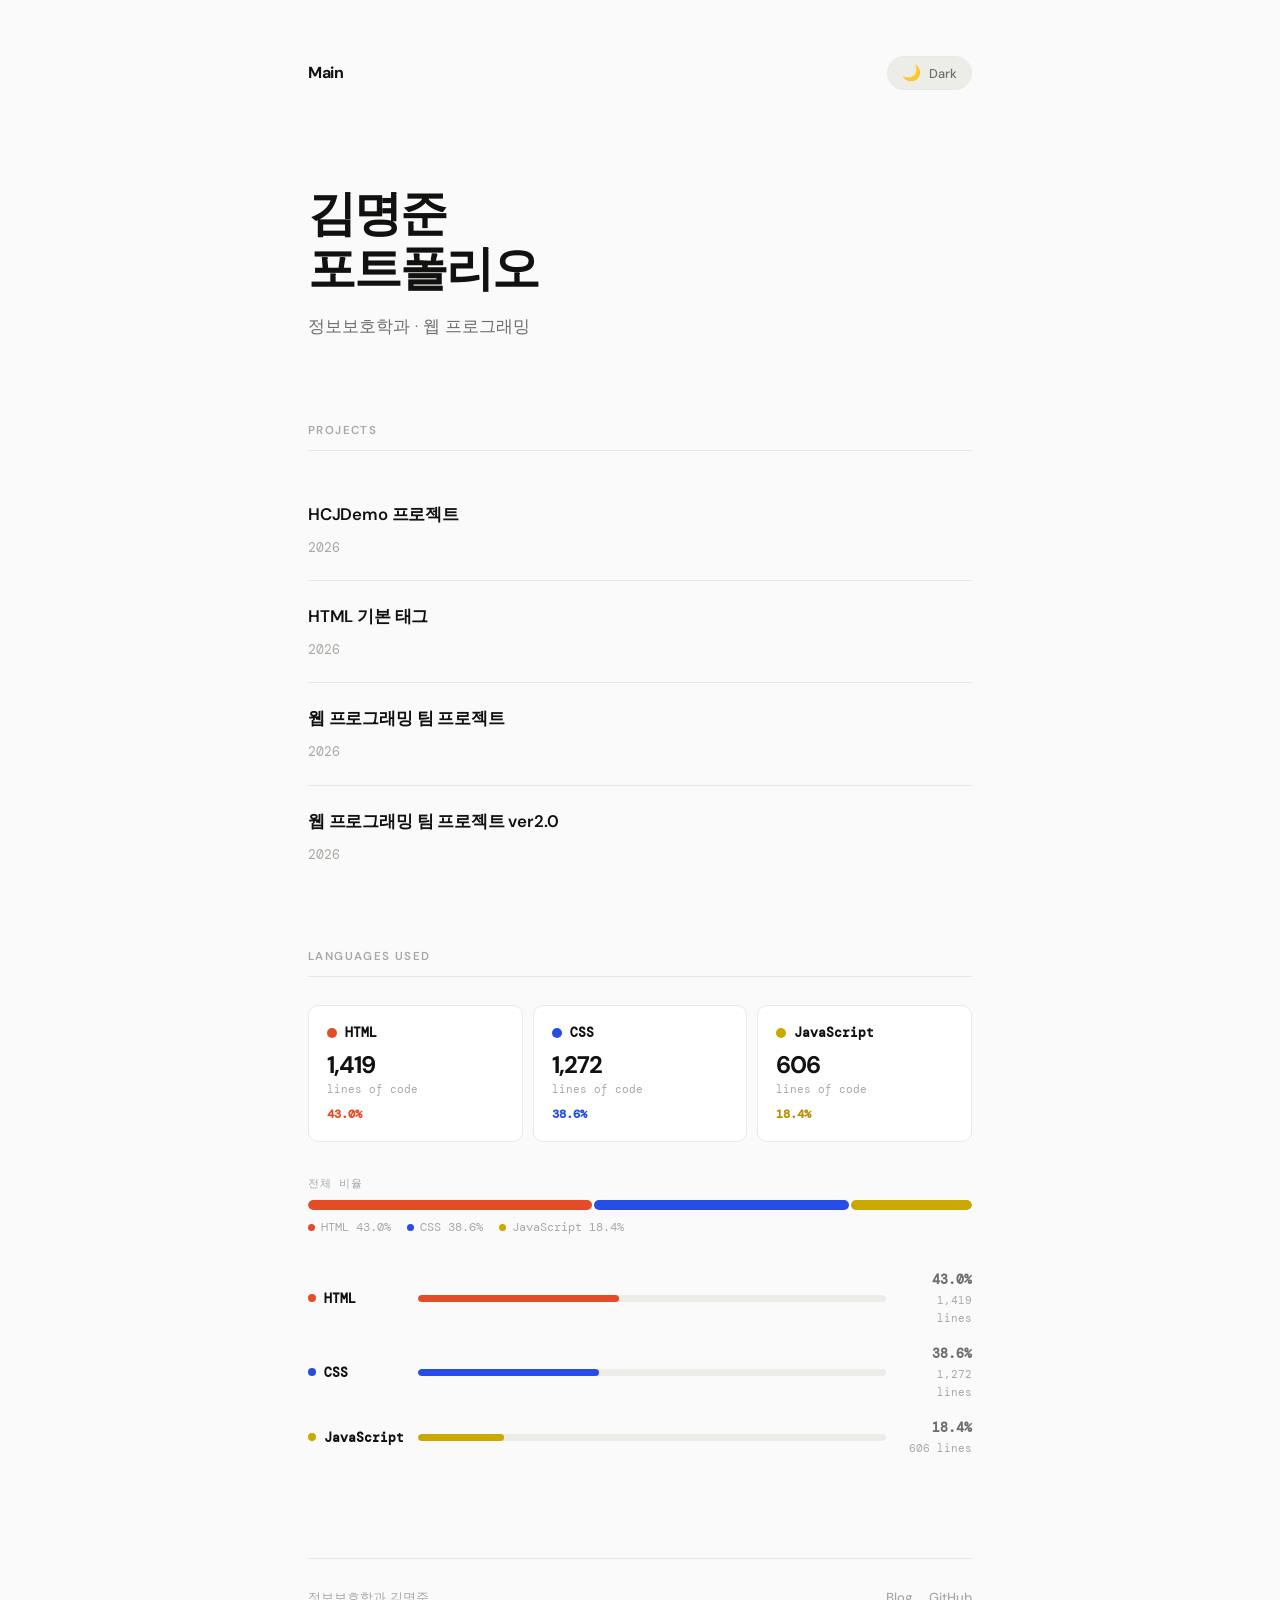
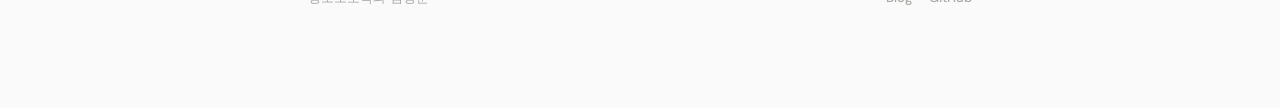
<file: index.html>
<!doctype html>
<html lang="ko" data-theme="light">
<head>
  <meta charset="UTF-8" />
  <meta name="viewport" content="width=device-width, initial-scale=1.0" />
  <title>포트폴리오 — 김명준</title>
  <link rel="stylesheet" href="index.css" />
  <link rel="stylesheet" href="lang.css" />
  <script src="theme.js"></script>
</head>
<body>
  <div class="container">

    <header class="header">
      <div class="logo">
        <a href="index.html">Main</a>
      </div>
      <button class="theme-toggle" id="theme-toggle" aria-label="테마 전환">
        <span class="icon">🌙</span>
        <span class="label">Dark</span>
      </button>
    </header>

    <main class="portpolio">
      <h1>김명준<br>포트폴리오</h1>
      <p class="subtitle">정보보호학과 · 웹 프로그래밍</p>
    </main>

    <section class="projects">
      <h2 class="section-title">Projects</h2>

      <div class="project-item">
        <h3><a href="hcjdemo.html">HCJDemo 프로젝트</a></h3>
        <span class="year">2026</span>
      </div>

      <div class="project-item">
        <h3><a href="tag.html">HTML 기본 태그</a></h3>
        <span class="year">2026</span>
      </div>

      <div class="project-item">
        <h3><a href="project.html">웹 프로그래밍 팀 프로젝트</a></h3>
        <span class="year">2026</span>
      </div>

      <div class="project-item">
        <h3><a href="project_v2.html">웹 프로그래밍 팀 프로젝트 ver2.0</a></h3>
        <span class="year">2026</span>
      </div>

    </section>

    <!-- ══════════════════════════════
         언어 사용 통계
    ══════════════════════════════ -->
    <section class="lang-section">
      <h2 class="section-title">Languages Used</h2>

      <!-- 요약 카드 -->
      <div class="lang-summary" id="langSummary"></div>

      <!-- 통합 비율 바 -->
      <div class="overview-label">전체 비율</div>
      <div class="lang-overview" id="langOverview"></div>
      <div class="overview-legend" id="overviewLegend"></div>

      <!-- 언어별 바 차트 -->
      <div class="lang-bars" id="langBars"></div>
    </section>

    <footer class="footer">
      <p>정보보호학과 김명준</p>
      <div class="social-links">
        <a href="https://blog75369.tistory.com/" target="_blank">Blog</a>
        <a href="https://github.com/k35864316-spec" target="_blank">GitHub</a>
      </div>
    </footer>

  </div>

  <script src="lang.js"></script>
</body>
</html>
</file>
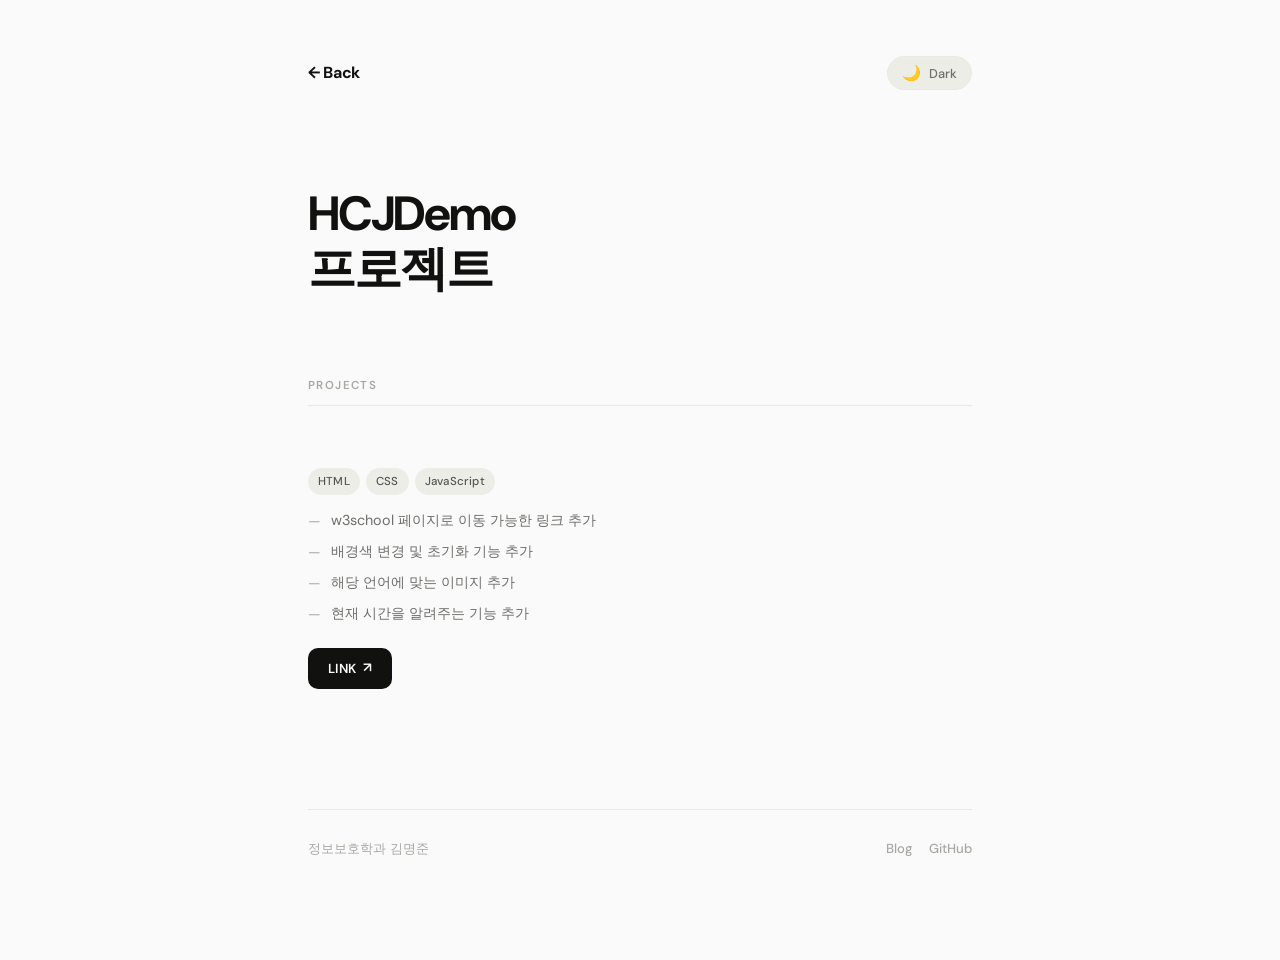
<file: hcjdemo.html>
<!doctype html>
<html lang="ko" data-theme="light">
<head>
  <meta charset="UTF-8" />
  <meta name="viewport" content="width=device-width, initial-scale=1.0" />
  <title>HCJDemo — 김명준</title>
  <link rel="stylesheet" href="index.css" />
  <link rel="stylesheet" href="link.css" />
  <script src="theme.js"></script>
</head>
<body>
  <div class="container">

    <header class="header">
      <div class="logo">
        <a href="index.html">← Back</a>
      </div>
      <button class="theme-toggle" id="theme-toggle" aria-label="테마 전환">
        <span class="icon">🌙</span>
        <span class="label">Dark</span>
      </button>
    </header>

    <main class="portpolio">
      <h1>HCJDemo<br>프로젝트</h1>
    </main>

    <section class="projects">
      <h2 class="section-title">Projects</h2>

      <div class="project-item project-detail">
        <div class="tags">
          <span class="tag">HTML</span>
          <span class="tag">CSS</span>
          <span class="tag">JavaScript</span>
        </div>

        <ul class="feature-list">
          <li>w3school 페이지로 이동 가능한 링크 추가</li>
          <li>배경색 변경 및 초기화 기능 추가</li>
          <li>해당 언어에 맞는 이미지 추가</li>
          <li>현재 시간을 알려주는 기능 추가</li>
        </ul>

        <div class="button-group">
          <a href="https://hcjdemo-five.vercel.app/" target="_blank" class="btn-link">LINK</a>
        </div>
      </div>
    </section>

    <footer class="footer">
      <p>정보보호학과 김명준</p>
      <div class="social-links">
        <a href="https://blog75369.tistory.com/" target="_blank">Blog</a>
        <a href="https://github.com/k35864316-spec" target="_blank">GitHub</a>
      </div>
    </footer>

  </div>
</body>
</html>
</file>
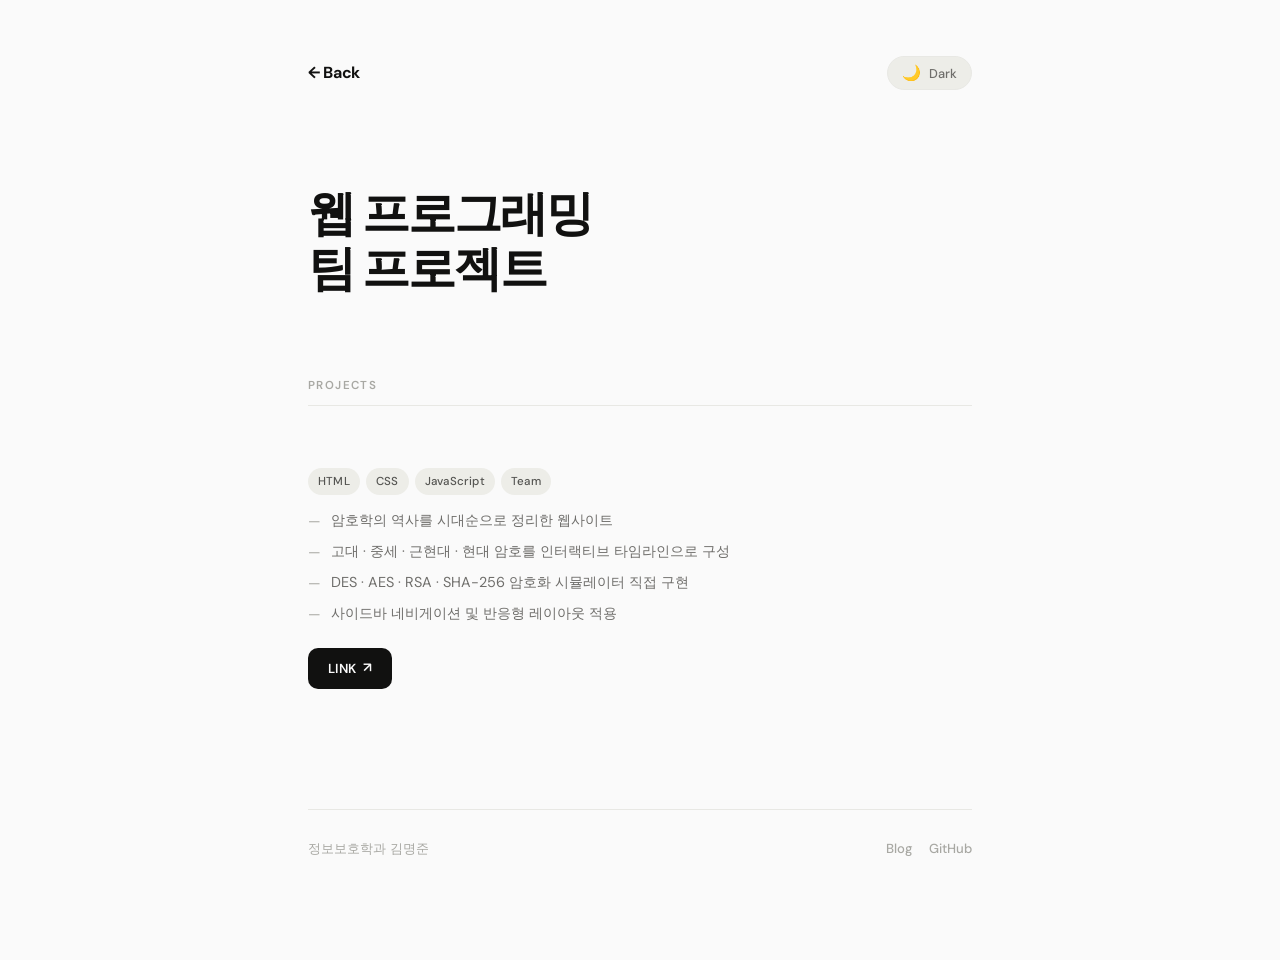
<file: project.html>
<!doctype html>
<html lang="ko" data-theme="light">
<head>
  <meta charset="UTF-8" />
  <meta name="viewport" content="width=device-width, initial-scale=1.0" />
  <title>웹 프로그래밍 팀 프로젝트 — 김명준</title>
  <link rel="stylesheet" href="index.css" />
  <link rel="stylesheet" href="link.css" />
  <script src="theme.js"></script>

</head>
<body>
  <div class="container">

    <header class="header">
      <div class="logo"><a href="index.html">← Back</a></div>
      <button class="theme-toggle" id="theme-toggle" aria-label="테마 전환">
        <span class="icon">🌙</span>
        <span class="label">Dark</span>
      </button>
    </header>

    <main class="portpolio">
      <h1>웹 프로그래밍<br>팀 프로젝트</h1>
    </main>

    <section class="projects">
      <h2 class="section-title">Projects</h2>
      <div class="project-item project-detail">
        <div class="tags">
          <span class="tag">HTML</span>
          <span class="tag">CSS</span>
          <span class="tag">JavaScript</span>
          <span class="tag">Team</span>
        </div>
        <ul class="feature-list">
          <li>암호학의 역사를 시대순으로 정리한 웹사이트</li>
          <li>고대 · 중세 · 근현대 · 현대 암호를 인터랙티브 타임라인으로 구성</li>
          <li>DES · AES · RSA · SHA-256 암호화 시뮬레이터 직접 구현</li>
          <li>사이드바 네비게이션 및 반응형 레이아웃 적용</li>
        </ul>
        <div class="button-group">
          <a href="https://crypto-wp-two.vercel.app/" target="_blank" class="btn-link">LINK</a>
        </div>
      </div>
    </section>


    <footer class="footer">
      <p>정보보호학과 김명준</p>
      <div class="social-links">
        <a href="https://blog75369.tistory.com/" target="_blank">Blog</a>
        <a href="https://github.com/k35864316-spec" target="_blank">GitHub</a>
      </div>
    </footer>
  </div>

</body>
</html>
</file>
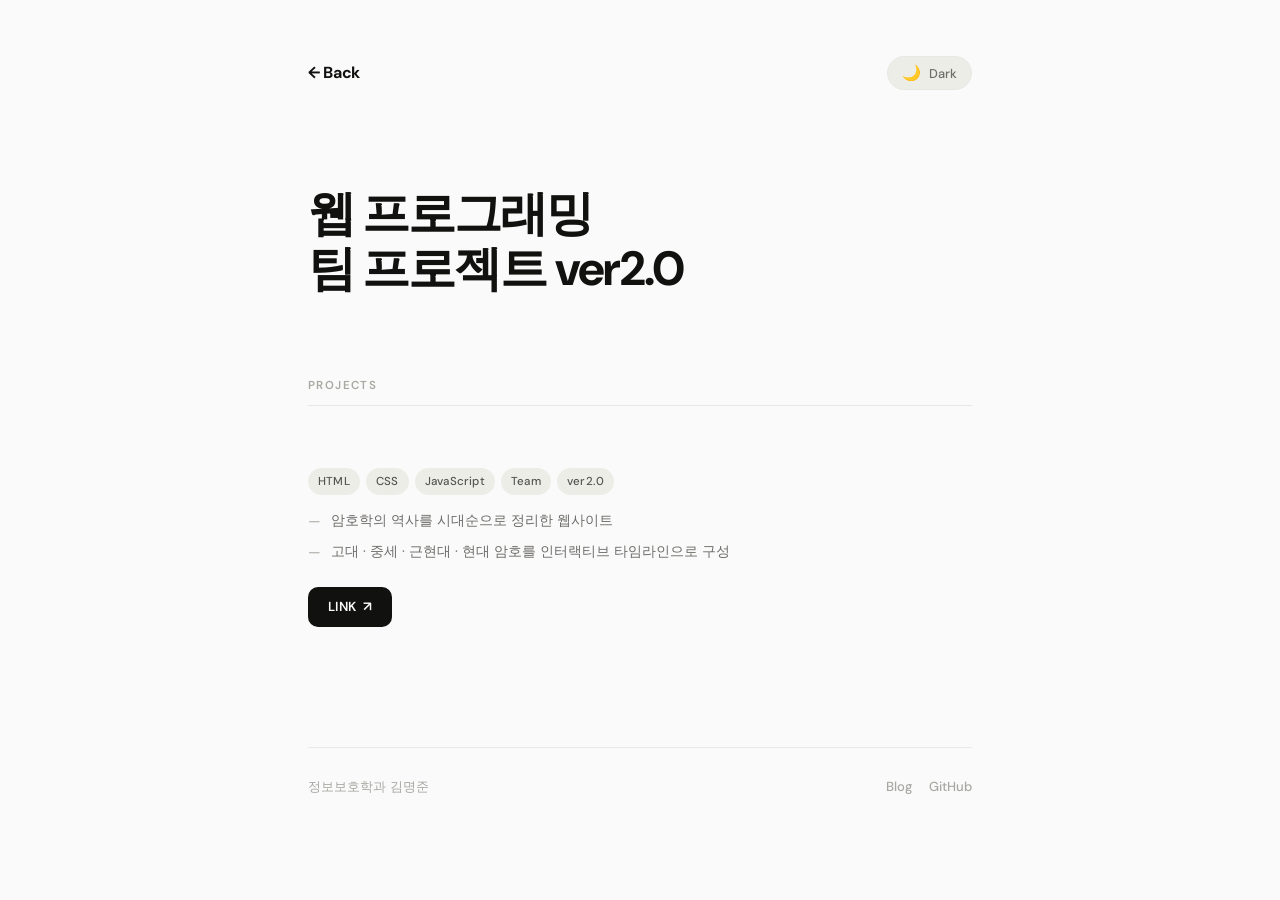
<file: project_v2.html>
<!doctype html>
<html lang="ko" data-theme="light">
  <head>
    <meta charset="UTF-8" />
    <meta name="viewport" content="width=device-width, initial-scale=1.0" />
    <title>웹 프로그래밍 팀 프로젝트 ver2.0 — 김명준</title>
    <link rel="stylesheet" href="index.css" />
    <link rel="stylesheet" href="link.css" />
    <script src="theme.js"></script>
  </head>
  <body>
    <div class="container">
      <header class="header">
        <div class="logo"><a href="index.html">← Back</a></div>
        <button class="theme-toggle" id="theme-toggle" aria-label="테마 전환">
          <span class="icon">🌙</span>
          <span class="label">Dark</span>
        </button>
      </header>

      <main class="portpolio">
        <h1>웹 프로그래밍<br />팀 프로젝트 ver2.0</h1>
      </main>

      <section class="projects">
        <h2 class="section-title">Projects</h2>

        <div class="project-item project-detail">
          <div class="tags">
            <span class="tag">HTML</span>
            <span class="tag">CSS</span>
            <span class="tag">JavaScript</span>
            <span class="tag">Team</span>
            <span class="tag">ver2.0</span>
          </div>

          <ul class="feature-list">
            <li>암호학의 역사를 시대순으로 정리한 웹사이트</li>
            <li>
              고대 · 중세 · 근현대 · 현대 암호를 인터랙티브 타임라인으로 구성
            </li>
          </ul>

          <div class="button-group">
            <a
              href="https://cryptofinal-psi.vercel.app/"
              target="_blank"
              class="btn-link"
              >LINK</a
            >
          </div>
        </div>
      </section>

      <footer class="footer">
        <p>정보보호학과 김명준</p>
        <div class="social-links">
          <a href="https://blog75369.tistory.com/" target="_blank">Blog</a>
          <a href="https://github.com/k35864316-spec" target="_blank">GitHub</a>
        </div>
      </footer>
    </div>
  </body>
</html>
</file>
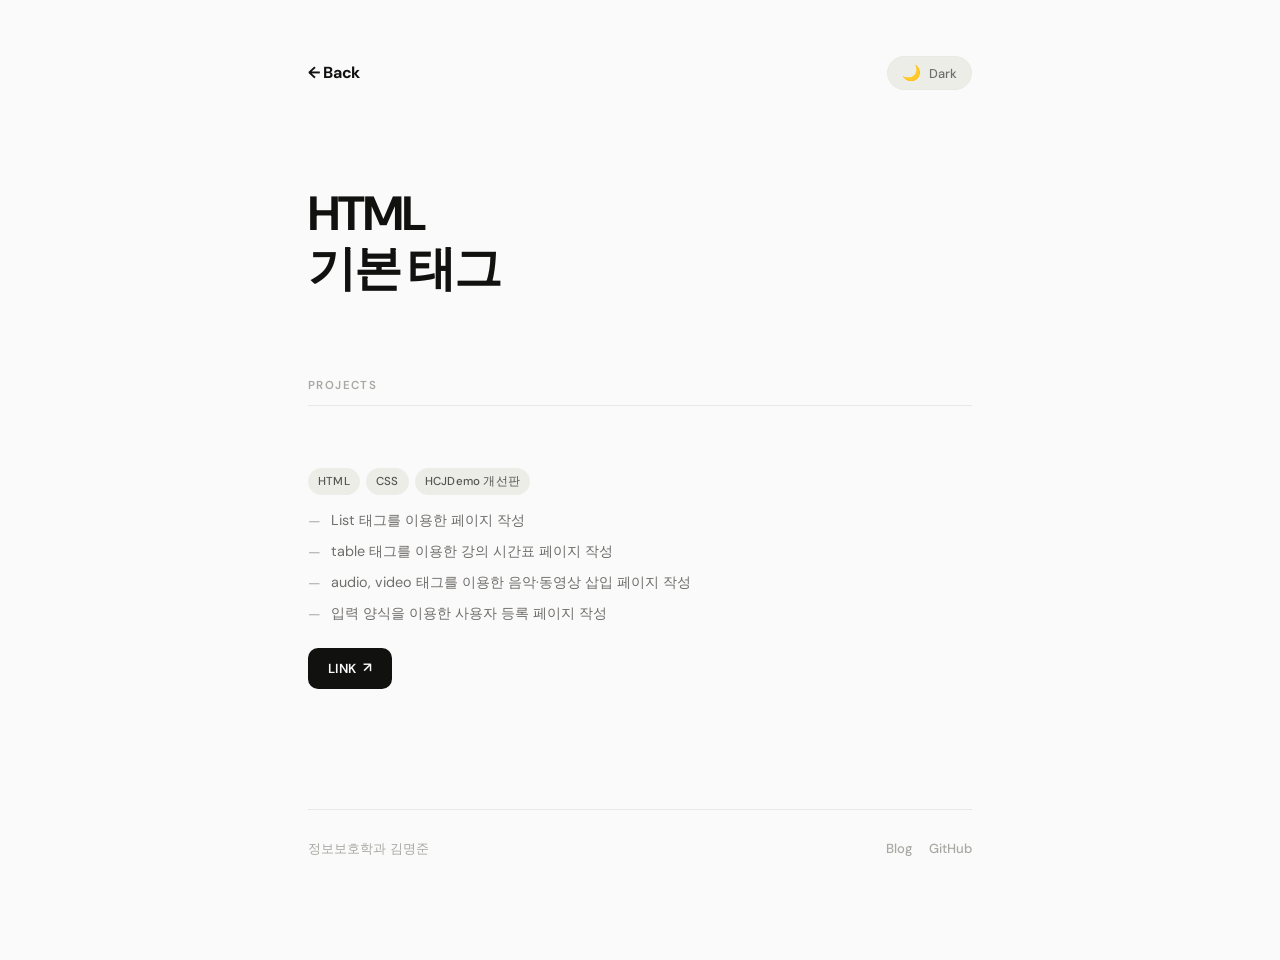
<file: tag.html>
<!doctype html>
<html lang="ko" data-theme="light">
<head>
  <meta charset="UTF-8" />
  <meta name="viewport" content="width=device-width, initial-scale=1.0" />
  <title>HTML 기본 태그 — 김명준</title>
  <link rel="stylesheet" href="index.css" />
  <link rel="stylesheet" href="link.css" />
  <script src="theme.js"></script>
</head>
<body>
  <div class="container">

    <header class="header">
      <div class="logo">
        <a href="index.html">← Back</a>
      </div>
      <button class="theme-toggle" id="theme-toggle" aria-label="테마 전환">
        <span class="icon">🌙</span>
        <span class="label">Dark</span>
      </button>
    </header>

    <main class="portpolio">
      <h1>HTML<br>기본 태그</h1>
    </main>

    <section class="projects">
      <h2 class="section-title">Projects</h2>

      <div class="project-item project-detail">
        <div class="tags">
          <span class="tag">HTML</span>
          <span class="tag">CSS</span>
          <span class="tag">HCJDemo 개선판</span>
        </div>

        <ul class="feature-list">
          <li>List 태그를 이용한 페이지 작성</li>
          <li>table 태그를 이용한 강의 시간표 페이지 작성</li>
          <li>audio, video 태그를 이용한 음악·동영상 삽입 페이지 작성</li>
          <li>입력 양식을 이용한 사용자 등록 페이지 작성</li>
        </ul>

        <div class="button-group">
          <a href="https://hcjdemo2-0-git-master-k35864316-specs-projects.vercel.app/" target="_blank" class="btn-link">LINK</a>
        </div>
      </div>
    </section>

    <footer class="footer">
      <p>정보보호학과 김명준</p>
      <div class="social-links">
        <a href="https://blog75369.tistory.com/" target="_blank">Blog</a>
        <a href="https://github.com/k35864316-spec" target="_blank">GitHub</a>
      </div>
    </footer>

  </div>
</body>
</html>
</file>
<file: index.css>
@import url('https://fonts.googleapis.com/css2?family=DM+Sans:ital,opsz,wght@0,9..40,300;0,9..40,400;0,9..40,500;0,9..40,700;1,9..40,300&family=DM+Mono:wght@400;500&display=swap');

/* ── CSS 변수 (라이트 / 다크) ── */
:root {
  --bg:          #fafafa;
  --bg-secondary:#f2f2f0;
  --surface:     #ffffff;
  --border:      #e8e8e4;
  --text:        #111110;
  --text-sub:    #6f6e6b;
  --text-muted:  #a8a8a3;
  --accent:      #111110;
  --accent-hover:#333330;
  --btn-text:    #fafafa;
  --tag-bg:      #edede8;
  --tag-text:    #555552;

  --radius: 10px;
  --transition: 0.22s ease;
}

[data-theme="dark"] {
  --bg:          #111110;
  --bg-secondary:#1a1a18;
  --surface:     #1e1e1c;
  --border:      #2e2e2b;
  --text:        #f0efec;
  --text-sub:    #9d9c97;
  --text-muted:  #6b6b66;
  --accent:      #f0efec;
  --accent-hover:#c8c7c2;
  --btn-text:    #111110;
  --tag-bg:      #2a2a27;
  --tag-text:    #9d9c97;
}

/* ── 리셋 & 기본 ── */
*, *::before, *::after {
  margin: 0; padding: 0;
  box-sizing: border-box;
}

html { scroll-behavior: smooth; }

body {
  font-family: 'DM Sans', sans-serif;
  background-color: var(--bg);
  color: var(--text);
  line-height: 1.65;
  transition: background-color var(--transition), color var(--transition);
  -webkit-font-smoothing: antialiased;
}

/* ── 레이아웃 ── */
.container {
  max-width: 720px;
  margin: 0 auto;
  padding: 56px 28px 100px;
}

/* ── 헤더 ── */
.header {
  display: flex;
  justify-content: space-between;
  align-items: center;
  margin-bottom: 96px;
}

.logo a {
  text-decoration: none;
  color: var(--text);
  font-weight: 700;
  font-size: 1rem;
  letter-spacing: -0.02em;
  transition: opacity var(--transition);
}
.logo a:hover { opacity: 0.55; }

/* ── 다크모드 토글 버튼 ── */
.theme-toggle {
  display: flex;
  align-items: center;
  gap: 8px;
  background: var(--tag-bg);
  border: 1px solid var(--border);
  border-radius: 999px;
  padding: 6px 14px;
  cursor: pointer;
  color: var(--text-sub);
  font-family: 'DM Sans', sans-serif;
  font-size: 0.8rem;
  font-weight: 500;
  transition: background var(--transition), color var(--transition),
              border-color var(--transition), transform 0.12s;
}
.theme-toggle:hover {
  color: var(--text);
  background: var(--border);
  transform: scale(1.03);
}
.theme-toggle .icon {
  font-size: 0.95rem;
  transition: transform 0.4s ease;
}
[data-theme="dark"] .theme-toggle .icon { transform: rotate(180deg); }

/* ── 메인 히어로 ── */
.portpolio {
  margin-bottom: 80px;
}
.portpolio h1 {
  font-size: clamp(2.2rem, 5vw, 3rem);
  font-weight: 700;
  letter-spacing: -0.04em;
  line-height: 1.15;
  margin-bottom: 16px;
  color: var(--text);
}
.portpolio .subtitle {
  font-size: 1.05rem;
  color: var(--text-sub);
  font-weight: 300;
  line-height: 1.7;
}

/* ── 섹션 제목 ── */
.section-title {
  font-size: 0.72rem;
  font-weight: 600;
  text-transform: uppercase;
  letter-spacing: 0.12em;
  color: var(--text-muted);
  border-bottom: 1px solid var(--border);
  padding-bottom: 10px;
  margin-bottom: 28px;
}

/* ── 프로젝트 목록 (index.html) ── */
.project-item {
  padding: 20px 0;
  border-bottom: 1px solid var(--border);
  transition: opacity var(--transition);
}
.project-item:last-child { border-bottom: none; }
.project-item:hover { opacity: 0.75; }

.project-item h3 { margin-bottom: 4px; }
.project-item h3 a {
  text-decoration: none;
  color: var(--text);
  font-size: 1.05rem;
  font-weight: 600;
  letter-spacing: -0.01em;
  transition: color var(--transition);
}
.project-item h3 a:hover { color: var(--text-sub); }

.project-item .year {
  font-size: 0.8rem;
  color: var(--text-muted);
  font-family: 'DM Mono', monospace;
}

/* ── 상세 페이지 프로젝트 아이템 ── */
.project-detail p {
  color: var(--text-sub);
  font-size: 0.92rem;
  margin-top: 6px;
  line-height: 1.75;
}
.project-detail .feature-list {
  list-style: none;
  margin-top: 14px;
  display: flex;
  flex-direction: column;
  gap: 6px;
}
.project-detail .feature-list li {
  display: flex;
  align-items: flex-start;
  gap: 10px;
  font-size: 0.9rem;
  color: var(--text-sub);
}
.project-detail .feature-list li::before {
  content: '—';
  color: var(--text-muted);
  flex-shrink: 0;
  margin-top: 1px;
}

/* ── 태그 ── */
.tags {
  display: flex;
  flex-wrap: wrap;
  gap: 6px;
  margin-top: 14px;
}
.tag {
  display: inline-block;
  background: var(--tag-bg);
  color: var(--tag-text);
  font-size: 0.72rem;
  font-weight: 500;
  padding: 4px 10px;
  border-radius: 999px;
  letter-spacing: 0.02em;
  transition: background var(--transition);
}

/* ── 버튼 그룹 ── */
.button-group { margin-top: 22px; }

/* ── 푸터 ── */
.footer {
  margin-top: 100px;
  padding-top: 28px;
  border-top: 1px solid var(--border);
  display: flex;
  justify-content: space-between;
  align-items: center;
  flex-wrap: wrap;
  gap: 12px;
}
.footer p {
  font-size: 0.82rem;
  color: var(--text-muted);
}
.social-links { display: flex; gap: 16px; }
.social-links a {
  text-decoration: none;
  color: var(--text-muted);
  font-size: 0.82rem;
  font-weight: 500;
  transition: color var(--transition);
}
.social-links a:hover { color: var(--text); }

/* ── 페이지 페이드인 애니메이션 ── */
@keyframes fadeUp {
  from { opacity: 0; transform: translateY(16px); }
  to   { opacity: 1; transform: translateY(0); }
}
.container > * {
  animation: fadeUp 0.5s ease both;
}
.container > *:nth-child(1) { animation-delay: 0s; }
.container > *:nth-child(2) { animation-delay: 0.07s; }
.container > *:nth-child(3) { animation-delay: 0.14s; }
.container > *:nth-child(4) { animation-delay: 0.21s; }
.container > *:nth-child(5) { animation-delay: 0.28s; }

/* ── 반응형 ── */
@media (max-width: 480px) {
  .container { padding: 40px 20px 80px; }
  .header { margin-bottom: 64px; }
  .portpolio { margin-bottom: 60px; }
  .footer { flex-direction: column; align-items: flex-start; }
}
</file>
<file: lang.css>
/* ── 언어 통계 섹션 ── */
.lang-section {
  margin-top: 60px;
}

/* 요약 카드 3개 */
.lang-summary {
  display: grid;
  grid-template-columns: repeat(3, 1fr);
  gap: 10px;
  margin-bottom: 32px;
}
.lang-card {
  background: var(--surface);
  border: 1px solid var(--border);
  border-radius: var(--radius);
  padding: 16px 18px;
  transition:
    border-color var(--transition),
    transform 0.18s;
  cursor: default;
}
.lang-card:hover {
  border-color: var(--lang-color, var(--border));
  transform: translateY(-2px);
}
.lang-card-top {
  display: flex;
  align-items: center;
  gap: 8px;
  margin-bottom: 10px;
}
.lang-color-dot {
  width: 10px;
  height: 10px;
  border-radius: 50%;
  flex-shrink: 0;
}
.lang-card-name {
  font-size: 0.8rem;
  font-weight: 600;
  font-family: 'DM Mono', monospace;
  color: var(--text);
}
.lang-card-lines {
  font-size: 1.5rem;
  font-weight: 700;
  letter-spacing: -0.04em;
  color: var(--text);
  line-height: 1;
  margin-bottom: 4px;
}
.lang-card-unit {
  font-size: 0.68rem;
  color: var(--text-muted);
  font-family: 'DM Mono', monospace;
}
.lang-card-pct {
  font-size: 0.75rem;
  font-weight: 600;
  font-family: 'DM Mono', monospace;
  margin-top: 6px;
}

/* 통합 비율 바 */
.overview-label {
  font-size: 0.7rem;
  color: var(--text-muted);
  font-family: 'DM Mono', monospace;
  margin-bottom: 8px;
  letter-spacing: 0.06em;
  text-transform: uppercase;
}
.lang-overview {
  display: flex;
  height: 10px;
  border-radius: 999px;
  overflow: hidden;
  gap: 2px;
  margin-bottom: 8px;
}
.lang-overview-seg {
  height: 100%;
  border-radius: 999px;
  transition: opacity 0.2s;
  cursor: default;
}
.lang-overview-seg:hover {
  opacity: 0.65;
}
.overview-legend {
  display: flex;
  gap: 16px;
  margin-bottom: 32px;
  flex-wrap: wrap;
}
.legend-item {
  display: flex;
  align-items: center;
  gap: 6px;
  font-size: 0.72rem;
  color: var(--text-muted);
  font-family: 'DM Mono', monospace;
}
.legend-dot {
  width: 7px;
  height: 7px;
  border-radius: 50%;
  flex-shrink: 0;
}

/* 언어별 바 차트 */
.lang-bars {
  display: flex;
  flex-direction: column;
  gap: 16px;
}
.lang-row {
  display: grid;
  grid-template-columns: 96px 1fr 72px;
  align-items: center;
  gap: 14px;
}
.lang-name {
  display: flex;
  align-items: center;
  gap: 8px;
  font-size: 0.8rem;
  font-weight: 600;
  font-family: 'DM Mono', monospace;
  color: var(--text);
}
.lang-dot {
  width: 8px;
  height: 8px;
  border-radius: 50%;
  flex-shrink: 0;
}
.lang-track {
  background: var(--tag-bg);
  border-radius: 999px;
  height: 7px;
  overflow: hidden;
}
.lang-fill {
  height: 100%;
  border-radius: 999px;
  width: 0%;
  transition: width 1.1s cubic-bezier(0.22, 1, 0.36, 1);
}
.lang-stat {
  text-align: right;
}
.lang-pct {
  font-size: 0.8rem;
  font-weight: 700;
  font-family: 'DM Mono', monospace;
  color: var(--text-sub);
}
.lang-lines-count {
  font-size: 0.66rem;
  color: var(--text-muted);
  margin-top: 2px;
  font-family: 'DM Mono', monospace;
}

@media (max-width: 480px) {
  .lang-summary {
    grid-template-columns: 1fr 1fr;
  }
  .lang-row {
    grid-template-columns: 72px 1fr 56px;
  }
}
</file>
<file: link.css>
/* ── LINK 버튼 ── */
.btn-link {
  display: inline-flex;
  align-items: center;
  gap: 7px;
  padding: 9px 20px;
  background-color: var(--accent);
  color: var(--btn-text);
  text-decoration: none;
  border-radius: var(--radius);
  font-family: 'DM Sans', sans-serif;
  font-size: 0.82rem;
  font-weight: 600;
  letter-spacing: 0.02em;
  transition: background-color var(--transition), opacity var(--transition),
              transform 0.12s;
  border: none;
  cursor: pointer;
}
.btn-link::after {
  content: '↗';
  font-size: 0.85rem;
  transition: transform 0.2s ease;
}
.btn-link:hover {
  opacity: 0.78;
  transform: translateY(-1px);
}
.btn-link:hover::after {
  transform: translate(2px, -2px);
}
.btn-link:active { transform: translateY(0); }
</file>
